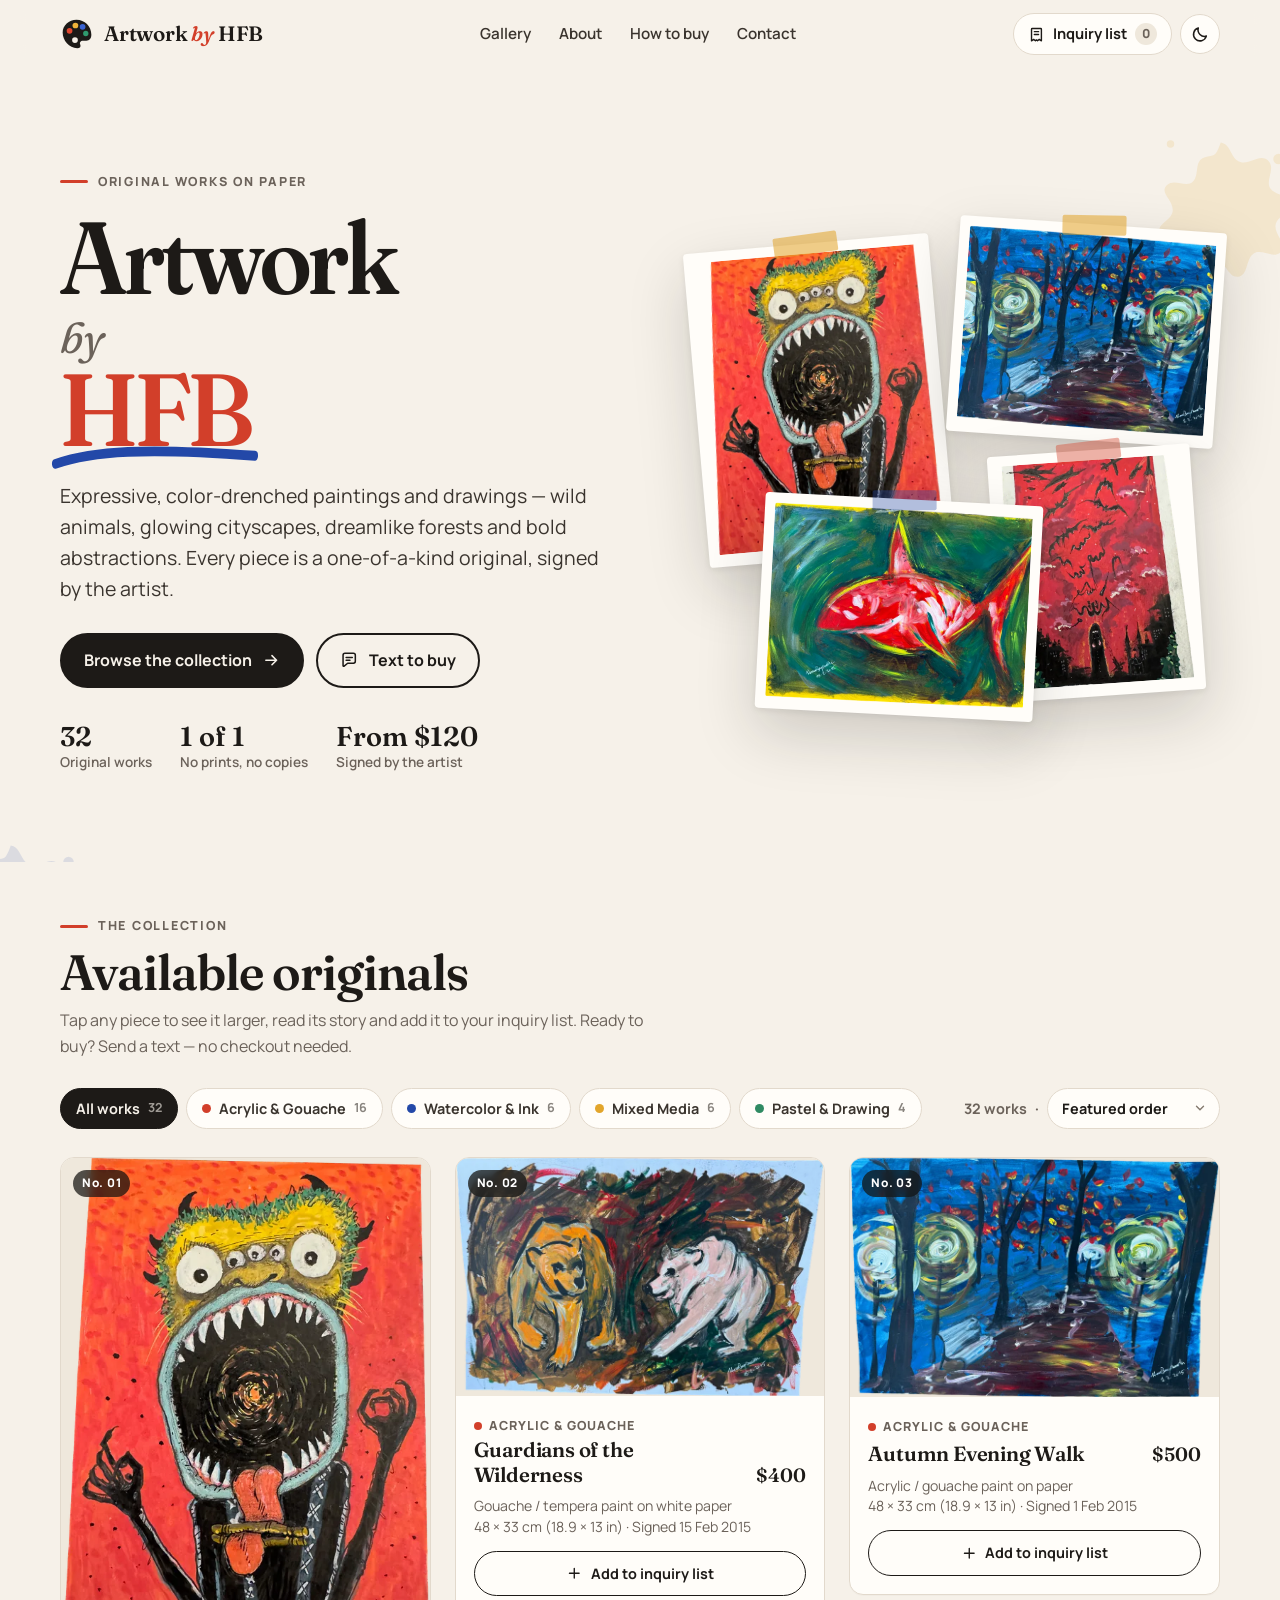
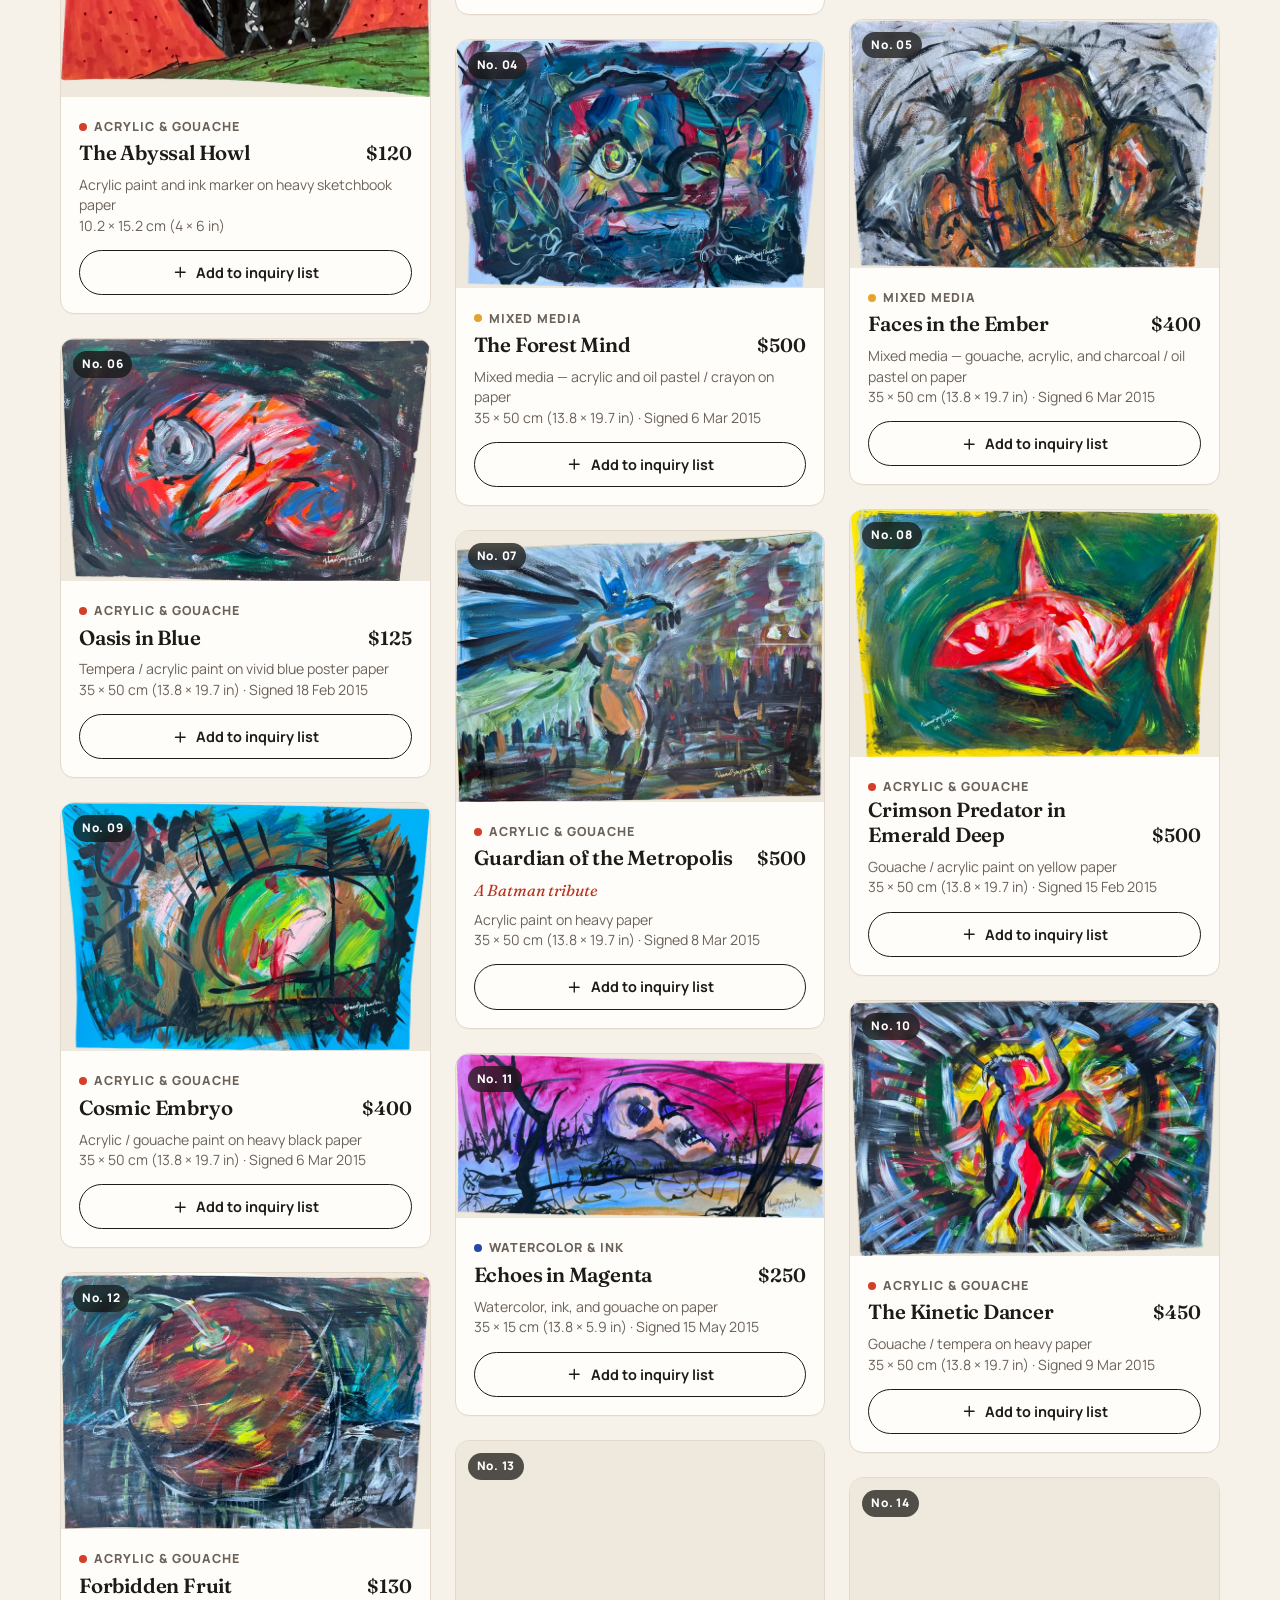
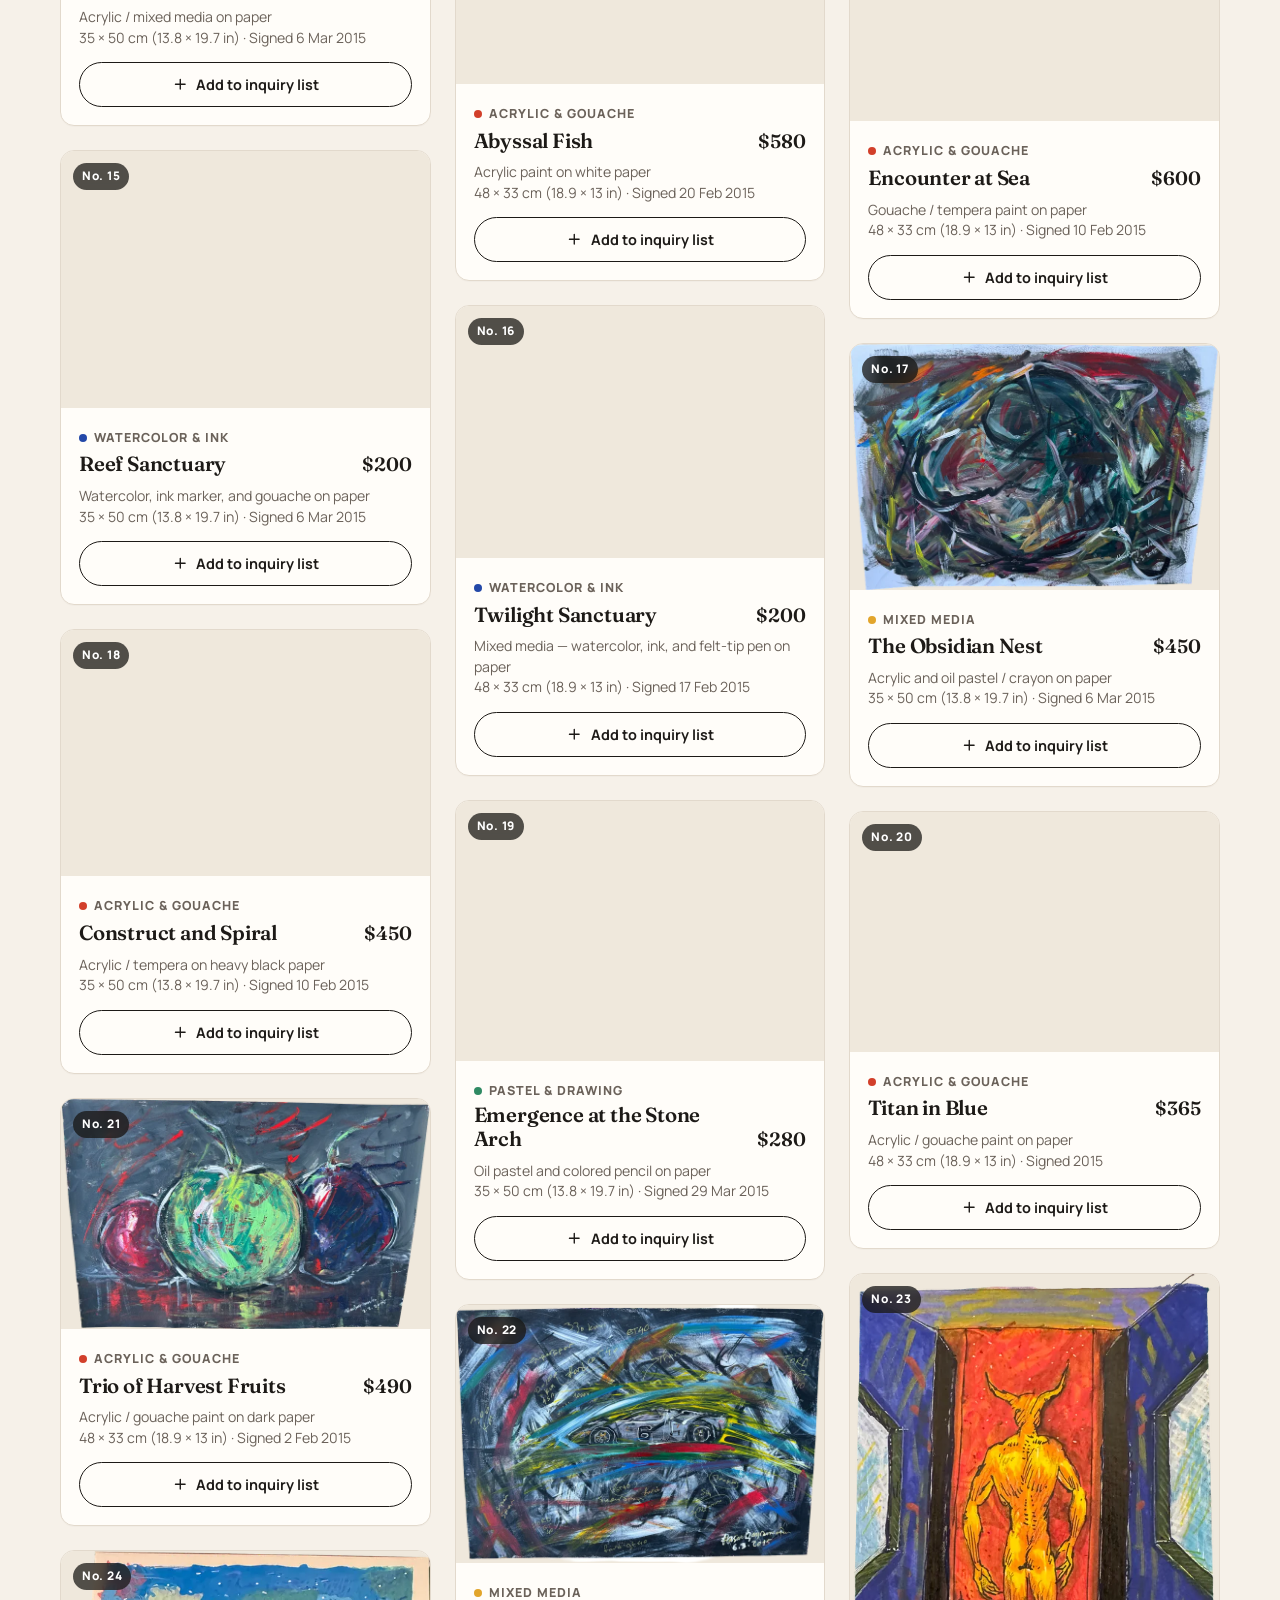
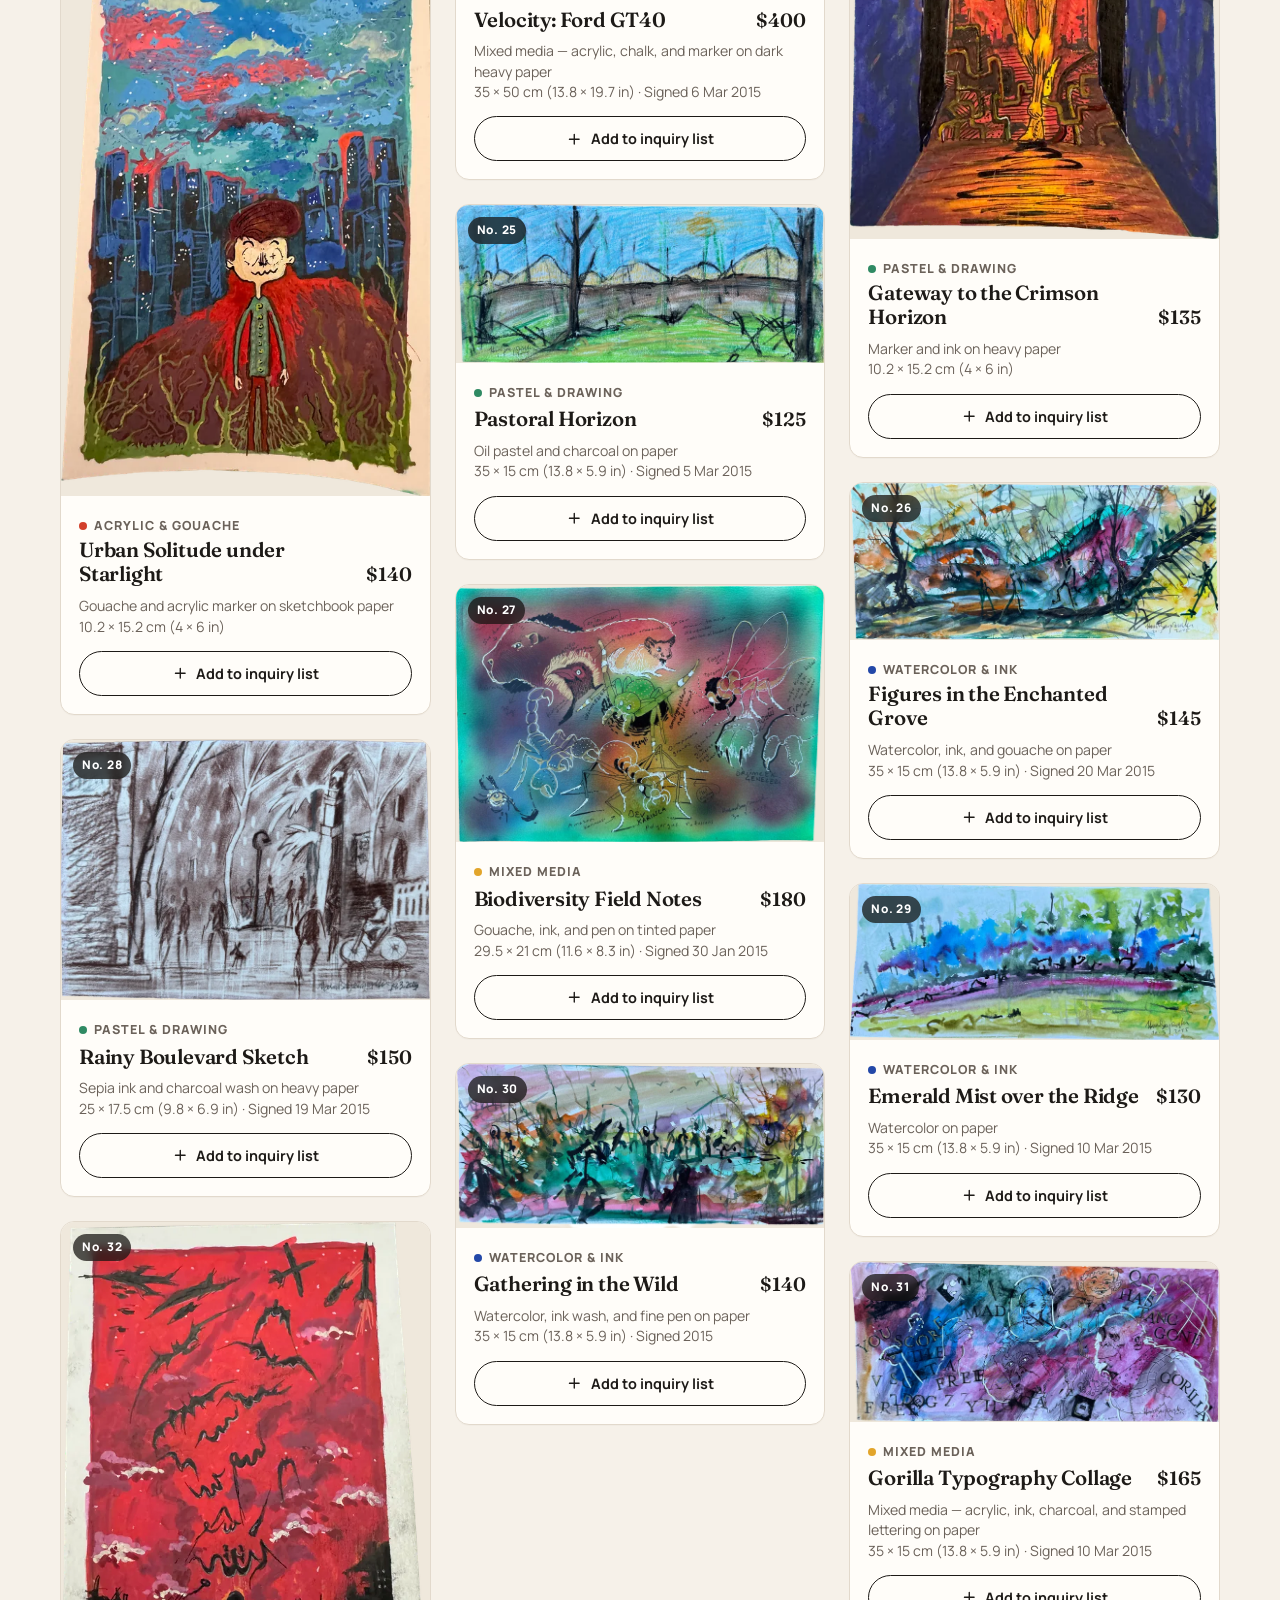
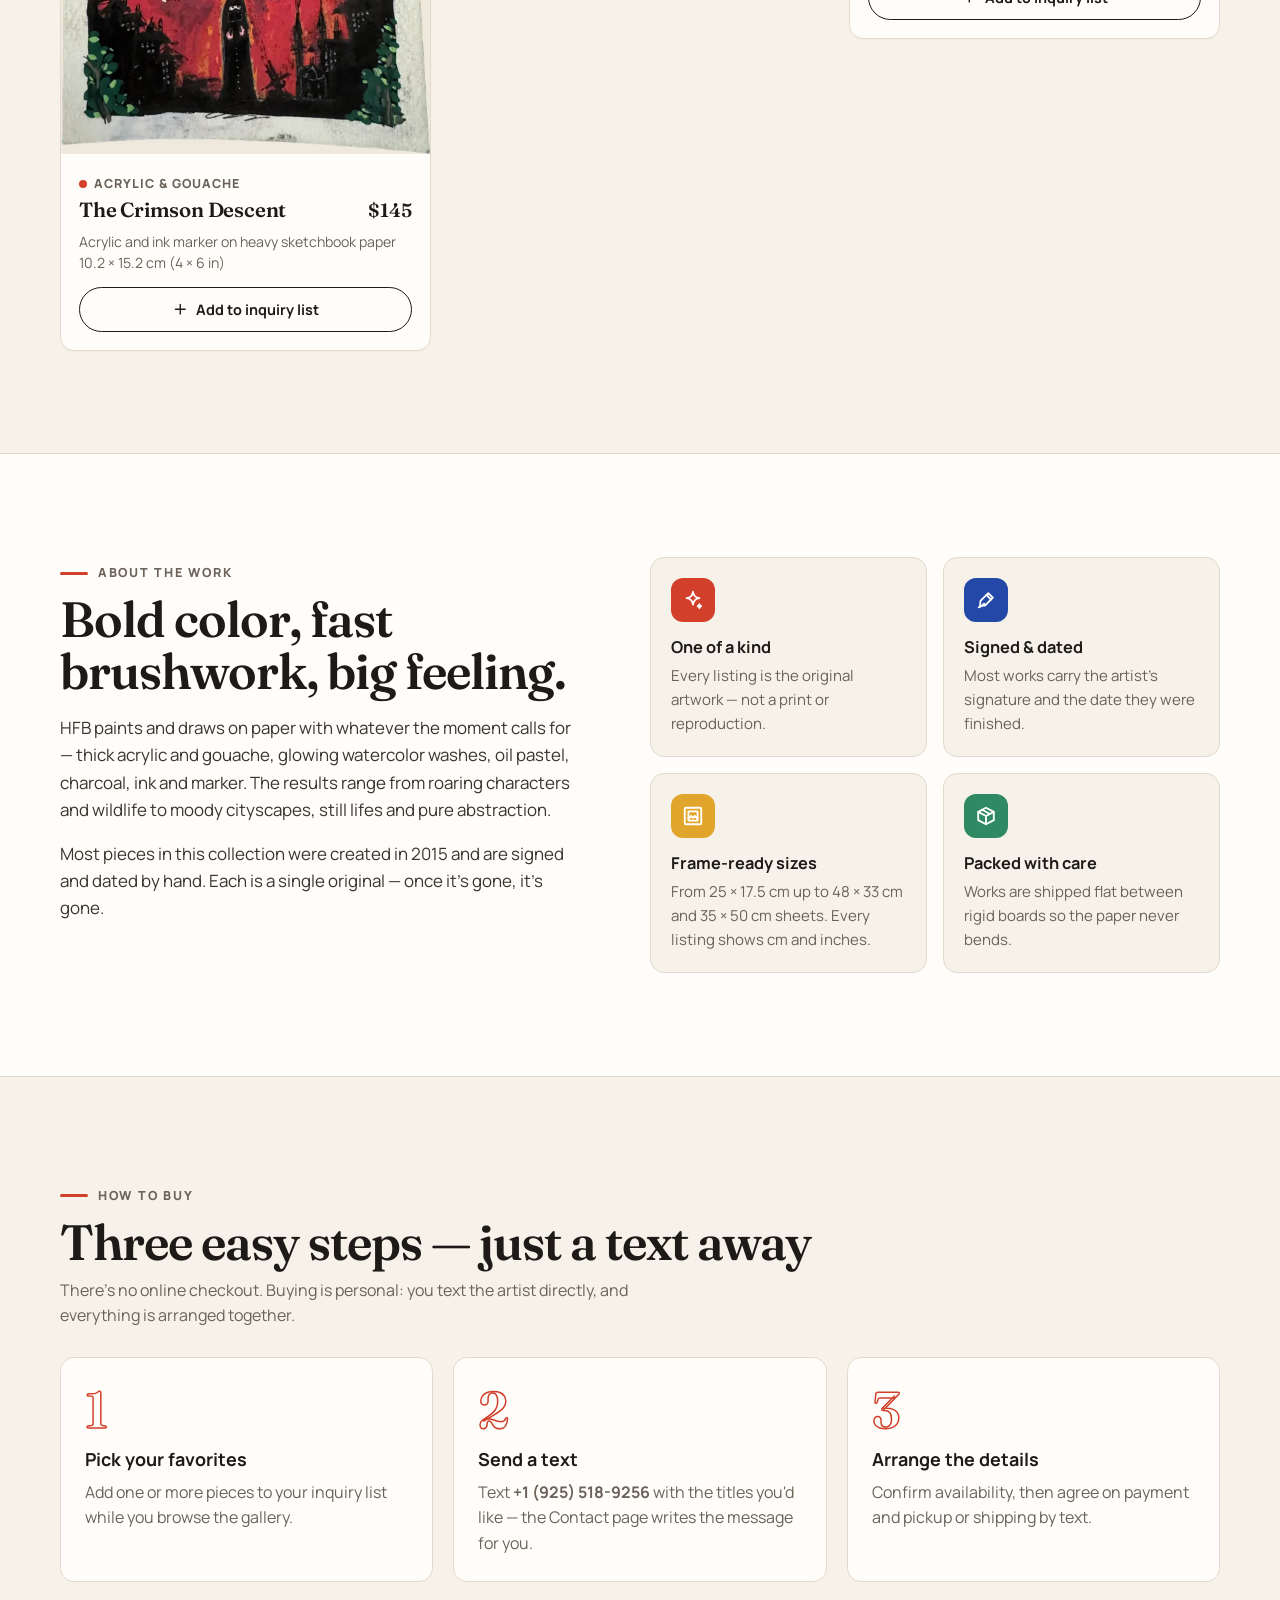
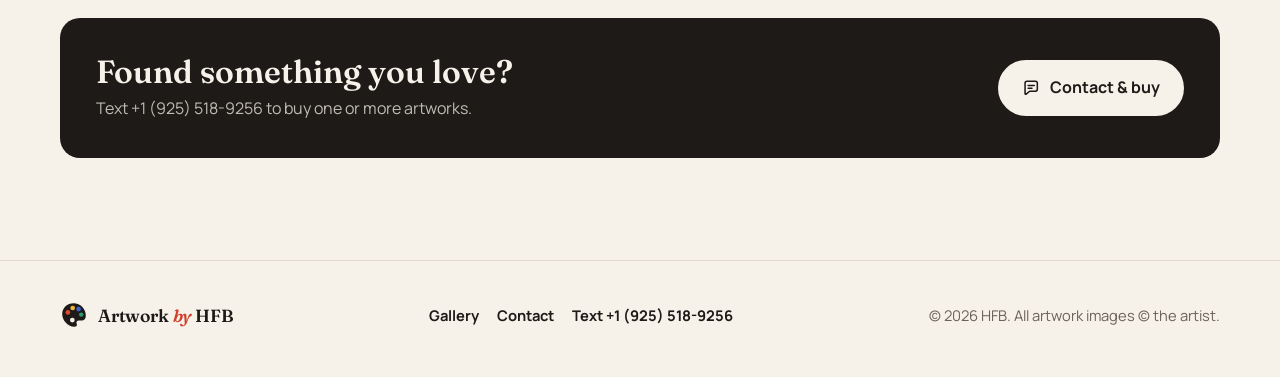
<file: index.html>
<!doctype html>
<html lang="en">
<head>
  <meta charset="utf-8">
  <meta name="viewport" content="width=device-width, initial-scale=1">
  <title>Artwork by HFB — Original Paintings &amp; Drawings</title>
  <meta name="description" content="Artwork by HFB: 32 original, one-of-a-kind paintings and drawings on paper — acrylic, gouache, watercolor, ink and pastel. Signed and dated originals from $120.">
  <meta name="theme-color" content="#f6f1e9" media="(prefers-color-scheme: light)">
  <meta name="theme-color" content="#141210" media="(prefers-color-scheme: dark)">
  <meta property="og:type" content="website">
  <meta property="og:title" content="Artwork by HFB">
  <meta property="og:description" content="Original, one-of-a-kind paintings and drawings on paper. Signed and dated originals from $120.">
  <meta property="og:image" content="https://e8013585.github.io/hfb-artwork-site/assets/img/og-image.jpg">
  <meta property="og:url" content="https://e8013585.github.io/hfb-artwork-site/">
  <meta name="twitter:card" content="summary_large_image">
  <link rel="icon" href="assets/img/favicon.svg" type="image/svg+xml">
  <link rel="apple-touch-icon" href="assets/img/apple-touch-icon.png">
  <link rel="preconnect" href="https://fonts.googleapis.com">
  <link rel="preconnect" href="https://fonts.gstatic.com" crossorigin>
  <link href="https://fonts.googleapis.com/css2?family=Fraunces:ital,opsz,wght,SOFT,WONK@0,9..144,400..700,0..100,0..1;1,9..144,400..700,0..100,0..1&family=Manrope:wght@400..800&display=swap" rel="stylesheet">
  <link rel="stylesheet" href="assets/css/styles.css?v=3">
  <script>try{var t=localStorage.getItem("hfb-theme");if(t==="light"||t==="dark")document.documentElement.setAttribute("data-theme",t)}catch(e){}</script>
</head>
<body>
  <a class="skip-link" href="#main">Skip to content</a>

  <header class="site-header">
    <div class="wrap header-inner">
      <a class="brand" href="./" aria-label="Artwork by HFB — home">
        <img class="brand-mark" src="assets/img/favicon.svg" alt="" width="34" height="34">
        <span class="brand-name">Artwork <em>by</em> HFB</span>
      </a>
      <nav class="nav nav-links" aria-label="Main">
        <a href="#gallery-section">Gallery</a>
        <a href="#about">About</a>
        <a href="#how-to-buy">How to buy</a>
        <a href="contact.html">Contact</a>
      </nav>
      <div class="header-actions">
        <a class="list-btn" href="contact.html" aria-label="Your inquiry list">
          <svg class="icon" aria-hidden="true"><use href="assets/img/icons.svg#i-list"></use></svg>
          <span class="list-label">Inquiry list</span>
          <span class="list-count" data-list-count data-count="0">0</span>
        </a>
        <button class="theme-toggle" type="button" aria-label="Toggle dark mode">
          <svg class="icon moon" aria-hidden="true"><use href="assets/img/icons.svg#i-moon"></use></svg>
          <svg class="icon sun" aria-hidden="true"><use href="assets/img/icons.svg#i-sun"></use></svg>
        </button>
      </div>
    </div>
    <nav class="mobile-nav" aria-label="Mobile">
      <ul>
        <li><a href="#gallery-section">Gallery</a></li>
        <li><a href="#about">About</a></li>
        <li><a href="#how-to-buy">How to buy</a></li>
        <li><a href="contact.html">Contact</a></li>
      </ul>
    </nav>
  </header>

  <main id="main">
    <!-- Hero -->
    <section class="hero">
      <svg class="splash splash-1" aria-hidden="true"><use href="assets/img/icons.svg#i-splash"></use></svg>
      <svg class="splash splash-2" aria-hidden="true"><use href="assets/img/icons.svg#i-splash"></use></svg>
      <div class="wrap hero-grid">
        <div>
          <span class="eyebrow">Original works on paper</span>
          <h1>Artwork <span class="by">by</span>
            <span class="hfb">HFB<svg viewBox="0 0 200 20" preserveAspectRatio="none" aria-hidden="true"><path d="M3 14C40 6 90 4 197 9" fill="none" stroke-width="6" stroke-linecap="round"/></svg></span>
          </h1>
          <p class="hero-lede">Expressive, color-drenched paintings and drawings — wild animals, glowing cityscapes, dreamlike forests and bold abstractions. Every piece is a one-of-a-kind original, signed by the artist.</p>
          <div class="hero-cta">
            <a class="btn" href="#gallery-section">Browse the collection
              <svg class="icon" aria-hidden="true"><use href="assets/img/icons.svg#i-arrow"></use></svg></a>
            <a class="btn btn-ghost" href="contact.html">
              <svg class="icon" aria-hidden="true"><use href="assets/img/icons.svg#i-message"></use></svg>Text to buy</a>
          </div>
          <ul class="hero-stats">
            <li><strong>32</strong><span>Original works</span></li>
            <li><strong>1 of 1</strong><span>No prints, no copies</span></li>
            <li><strong>From $120</strong><span>Signed by the artist</span></li>
          </ul>
        </div>
        <div class="hero-wall" aria-label="Featured works">
          <button type="button" class="pin pin-1" data-open="the-abyssal-howl" aria-label="View The Abyssal Howl"><img src="images/thumb/the-abyssal-howl.webp?v=4" alt=""></button>
          <button type="button" class="pin pin-2" data-open="autumn-evening-walk" aria-label="View Autumn Evening Walk"><img src="images/thumb/autumn-evening-walk.webp?v=4" alt=""></button>
          <button type="button" class="pin pin-3" data-open="crimson-predator-in-emerald-deep" aria-label="View Crimson Predator in Emerald Deep"><img src="images/thumb/crimson-predator-in-emerald-deep.webp?v=4" alt=""></button>
          <button type="button" class="pin pin-4" data-open="the-crimson-descent" aria-label="View The Crimson Descent"><img src="images/thumb/the-crimson-descent.webp?v=4" alt=""></button>
        </div>
      </div>
    </section>

    <!-- Gallery -->
    <section class="section" id="gallery-section" style="padding-top: clamp(24px, 4vw, 48px);">
      <div class="wrap">
        <div class="section-head">
          <div>
            <span class="eyebrow">The collection</span>
            <h2>Available originals</h2>
            <p>Tap any piece to see it larger, read its story and add it to your inquiry list. Ready to buy? Send a text — no checkout needed.</p>
          </div>
        </div>
        <div class="controls">
          <div class="chips" id="chips" role="group" aria-label="Filter by medium"></div>
          <label class="sort">
            <span id="result-count" aria-live="polite">32 works</span>
            <span aria-hidden="true">·</span>
            <span class="sr-only">Sort by</span>
            <select id="sort">
              <option value="featured">Featured order</option>
              <option value="price-asc">Price: low to high</option>
              <option value="price-desc">Price: high to low</option>
              <option value="title">Title A–Z</option>
            </select>
          </label>
        </div>
        <div class="gallery" id="gallery"></div>
        <noscript><p class="empty">Please enable JavaScript to browse the gallery, or text <a href="sms:+19255189256">+1 (925) 518-9256</a> to ask about available works.</p></noscript>
      </div>
    </section>

    <!-- About -->
    <section class="section section-alt" id="about">
      <div class="wrap about-grid">
        <div class="about-copy">
          <span class="eyebrow">About the work</span>
          <h2 class="h2">Bold color, fast brushwork, big feeling.</h2>
          <p>HFB paints and draws on paper with whatever the moment calls for — thick acrylic and gouache, glowing watercolor washes, oil pastel, charcoal, ink and marker. The results range from roaring characters and wildlife to moody cityscapes, still lifes and pure abstraction.</p>
          <p>Most pieces in this collection were created in 2015 and are signed and dated by hand. Each is a single original — once it's gone, it's gone.</p>
        </div>
        <div class="features">
          <div class="feature">
            <div class="feature-icon" style="background: var(--red);"><svg class="icon" aria-hidden="true"><use href="assets/img/icons.svg#i-sparkle"></use></svg></div>
            <h3>One of a kind</h3>
            <p>Every listing is the original artwork — not a print or reproduction.</p>
          </div>
          <div class="feature">
            <div class="feature-icon" style="background: var(--blue);"><svg class="icon" aria-hidden="true"><use href="assets/img/icons.svg#i-pen"></use></svg></div>
            <h3>Signed &amp; dated</h3>
            <p>Most works carry the artist's signature and the date they were finished.</p>
          </div>
          <div class="feature">
            <div class="feature-icon" style="background: var(--ochre);"><svg class="icon" aria-hidden="true"><use href="assets/img/icons.svg#i-frame"></use></svg></div>
            <h3>Frame-ready sizes</h3>
            <p>From 25 × 17.5 cm up to 48 × 33 cm and 35 × 50 cm sheets. Every listing shows cm and inches.</p>
          </div>
          <div class="feature">
            <div class="feature-icon" style="background: var(--green);"><svg class="icon" aria-hidden="true"><use href="assets/img/icons.svg#i-package"></use></svg></div>
            <h3>Packed with care</h3>
            <p>Works are shipped flat between rigid boards so the paper never bends.</p>
          </div>
        </div>
      </div>
    </section>

    <!-- How to buy -->
    <section class="section" id="how-to-buy">
      <div class="wrap">
        <div class="section-head">
          <div>
            <span class="eyebrow">How to buy</span>
            <h2>Three easy steps — just a text away</h2>
            <p>There's no online checkout. Buying is personal: you text the artist directly, and everything is arranged together.</p>
          </div>
        </div>
        <ol class="steps">
          <li class="step">
            <h3>Pick your favorites</h3>
            <p>Add one or more pieces to your inquiry list while you browse the gallery.</p>
          </li>
          <li class="step">
            <h3>Send a text</h3>
            <p>Text <strong>+1 (925) 518-9256</strong> with the titles you'd like — the Contact page writes the message for you.</p>
          </li>
          <li class="step">
            <h3>Arrange the details</h3>
            <p>Confirm availability, then agree on payment and pickup or shipping by text.</p>
          </li>
        </ol>
        <div class="cta-band">
          <div>
            <h3>Found something you love?</h3>
            <p>Text +1 (925) 518-9256 to buy one or more artworks.</p>
          </div>
          <a class="btn" href="contact.html">
            <svg class="icon" aria-hidden="true"><use href="assets/img/icons.svg#i-message"></use></svg>Contact &amp; buy</a>
        </div>
      </div>
    </section>
  </main>

  <footer class="site-footer">
    <div class="wrap footer-inner">
      <a class="brand" href="./">
        <img class="brand-mark" src="assets/img/favicon.svg" alt="" width="28" height="28" style="width:28px;height:28px">
        <span class="brand-name" style="font-size:1.1rem">Artwork <em>by</em> HFB</span>
      </a>
      <div class="footer-links">
        <a href="#gallery-section">Gallery</a>
        <a href="contact.html">Contact</a>
        <a href="sms:+19255189256">Text +1 (925) 518-9256</a>
      </div>
      <span>© <span data-year>2026</span> HFB. All artwork images © the artist.</span>
    </div>
  </footer>

  <!-- Artwork lightbox -->
  <dialog class="lightbox" id="lightbox" aria-labelledby="lb-title">
    <div class="lb-grid">
      <div class="lb-media">
        <img alt="">
        <button type="button" class="lb-close" aria-label="Close"><svg class="icon" aria-hidden="true"><use href="assets/img/icons.svg#i-x"></use></svg></button>
        <button type="button" class="lb-nav lb-prev" aria-label="Previous artwork"><svg class="icon" aria-hidden="true"><use href="assets/img/icons.svg#i-left"></use></svg></button>
        <button type="button" class="lb-nav lb-next" aria-label="Next artwork"><svg class="icon" aria-hidden="true"><use href="assets/img/icons.svg#i-right"></use></svg></button>
        <span class="lb-counter"></span>
        <a class="lb-full" href="#" target="_blank" rel="noopener"><svg class="icon" aria-hidden="true"><use href="assets/img/icons.svg#i-expand"></use></svg>Full size</a>
      </div>
      <div class="lb-info"></div>
    </div>
  </dialog>

  <script src="assets/js/artworks.js?v=5"></script>
  <script src="assets/js/common.js?v=5"></script>
  <script src="assets/js/gallery.js?v=5"></script>
</body>
</html>
</file>
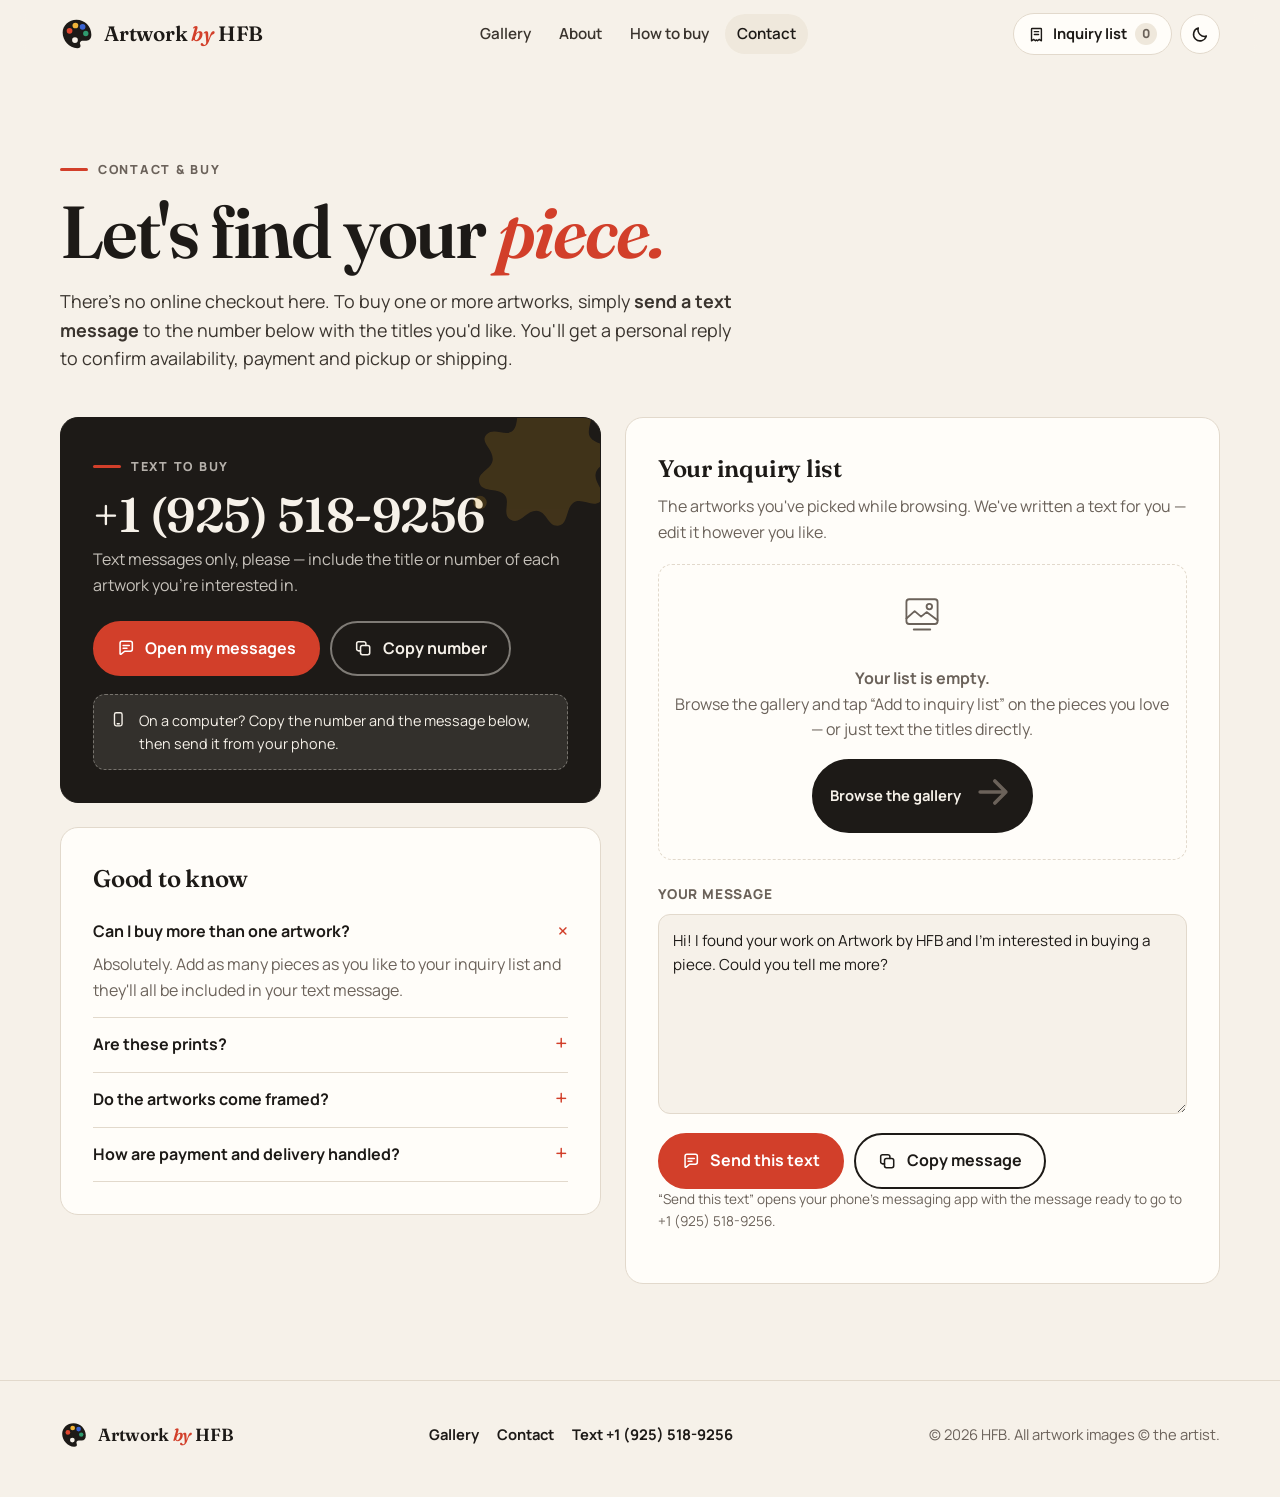
<file: contact.html>
<!doctype html>
<html lang="en">
<head>
  <meta charset="utf-8">
  <meta name="viewport" content="width=device-width, initial-scale=1">
  <title>Contact &amp; Buy — Artwork by HFB</title>
  <meta name="description" content="Want to buy one or more original artworks by HFB? Text +1 (925) 518-9256 with the titles you're interested in.">
  <meta name="theme-color" content="#f6f1e9" media="(prefers-color-scheme: light)">
  <meta name="theme-color" content="#141210" media="(prefers-color-scheme: dark)">
  <meta property="og:type" content="website">
  <meta property="og:title" content="Contact &amp; Buy — Artwork by HFB">
  <meta property="og:description" content="Text +1 (925) 518-9256 to buy one or more original artworks.">
  <meta property="og:image" content="https://e8013585.github.io/hfb-artwork-site/assets/img/og-image.jpg">
  <meta name="twitter:card" content="summary_large_image">
  <link rel="icon" href="assets/img/favicon.svg" type="image/svg+xml">
  <link rel="apple-touch-icon" href="assets/img/apple-touch-icon.png">
  <link rel="preconnect" href="https://fonts.googleapis.com">
  <link rel="preconnect" href="https://fonts.gstatic.com" crossorigin>
  <link href="https://fonts.googleapis.com/css2?family=Fraunces:ital,opsz,wght,SOFT,WONK@0,9..144,400..700,0..100,0..1;1,9..144,400..700,0..100,0..1&family=Manrope:wght@400..800&display=swap" rel="stylesheet">
  <link rel="stylesheet" href="assets/css/styles.css?v=3">
  <script>try{var t=localStorage.getItem("hfb-theme");if(t==="light"||t==="dark")document.documentElement.setAttribute("data-theme",t)}catch(e){}</script>
</head>
<body>
  <a class="skip-link" href="#main">Skip to content</a>

  <header class="site-header">
    <div class="wrap header-inner">
      <a class="brand" href="./" aria-label="Artwork by HFB — home">
        <img class="brand-mark" src="assets/img/favicon.svg" alt="" width="34" height="34">
        <span class="brand-name">Artwork <em>by</em> HFB</span>
      </a>
      <nav class="nav nav-links" aria-label="Main">
        <a href="./#gallery-section">Gallery</a>
        <a href="./#about">About</a>
        <a href="./#how-to-buy">How to buy</a>
        <a href="contact.html" aria-current="page">Contact</a>
      </nav>
      <div class="header-actions">
        <a class="list-btn" href="#your-list" aria-label="Your inquiry list">
          <svg class="icon" aria-hidden="true"><use href="assets/img/icons.svg#i-list"></use></svg>
          <span class="list-label">Inquiry list</span>
          <span class="list-count" data-list-count data-count="0">0</span>
        </a>
        <button class="theme-toggle" type="button" aria-label="Toggle dark mode">
          <svg class="icon moon" aria-hidden="true"><use href="assets/img/icons.svg#i-moon"></use></svg>
          <svg class="icon sun" aria-hidden="true"><use href="assets/img/icons.svg#i-sun"></use></svg>
        </button>
      </div>
    </div>
    <nav class="mobile-nav" aria-label="Mobile">
      <ul>
        <li><a href="./#gallery-section">Gallery</a></li>
        <li><a href="./#about">About</a></li>
        <li><a href="./#how-to-buy">How to buy</a></li>
        <li><a href="contact.html" aria-current="page">Contact</a></li>
      </ul>
    </nav>
  </header>

  <main id="main">
    <section class="contact-hero">
      <div class="wrap">
        <span class="eyebrow">Contact &amp; buy</span>
        <h1>Let's find your <em>piece.</em></h1>
        <p>There's no online checkout here. To buy one or more artworks, simply <strong>send a text message</strong> to the number below with the titles you'd like. You'll get a personal reply to confirm availability, payment and pickup or shipping.</p>
      </div>
    </section>

    <div class="wrap contact-grid">
      <div>
        <section class="panel phone-card" aria-labelledby="text-heading">
          <svg class="deco" aria-hidden="true"><use href="assets/img/icons.svg#i-splash"></use></svg>
          <span class="eyebrow" id="text-heading">Text to buy</span>
          <a class="phone-number" href="sms:+19255189256">+1 (925) 518-9256</a>
          <p>Text messages only, please — include the title or number of each artwork you're interested in.</p>
          <div class="phone-actions">
            <a class="btn btn-red" id="sms-main" href="sms:+19255189256">
              <svg class="icon" aria-hidden="true"><use href="assets/img/icons.svg#i-message"></use></svg>Open my messages</a>
            <button class="btn btn-ghost" type="button" id="copy-number">
              <svg class="icon" aria-hidden="true"><use href="assets/img/icons.svg#i-copy"></use></svg>Copy number</button>
          </div>
          <div class="notice">
            <svg class="icon" aria-hidden="true"><use href="assets/img/icons.svg#i-phone"></use></svg>
            <span>On a computer? Copy the number and the message below, then send it from your phone.</span>
          </div>
        </section>

        <section class="panel faq" aria-labelledby="faq-heading" style="margin-top:24px">
          <h2 id="faq-heading">Good to know</h2>
          <details open>
            <summary>Can I buy more than one artwork?</summary>
            <p>Absolutely. Add as many pieces as you like to your inquiry list and they'll all be included in your text message.</p>
          </details>
          <details>
            <summary>Are these prints?</summary>
            <p>No — every listing is the one-of-a-kind original on paper. Most are signed and dated by the artist.</p>
          </details>
          <details>
            <summary>Do the artworks come framed?</summary>
            <p>Works are sold unframed, ready for a mat and frame of your choice. Each listing shows the exact sheet size in centimeters and inches.</p>
          </details>
          <details>
            <summary>How are payment and delivery handled?</summary>
            <p>Everything is arranged personally by text after you reach out. Shipped pieces are packed flat between rigid boards to keep the paper safe.</p>
          </details>
        </section>
      </div>

      <section class="panel" id="your-list" aria-labelledby="list-heading">
        <h2 id="list-heading">Your inquiry list</h2>
        <p>The artworks you've picked while browsing. We've written a text for you — edit it however you like.</p>
        <div id="inq"></div>

        <label class="msg-label" for="msg">Your message</label>
        <textarea class="msg-box" id="msg" rows="7"></textarea>
        <div class="msg-actions">
          <a class="btn btn-red" id="sms-send" href="sms:+19255189256">
            <svg class="icon" aria-hidden="true"><use href="assets/img/icons.svg#i-message"></use></svg>Send this text</a>
          <button class="btn btn-ghost" type="button" id="copy-msg">
            <svg class="icon" aria-hidden="true"><use href="assets/img/icons.svg#i-copy"></use></svg>Copy message</button>
        </div>
        <p class="hint">“Send this text” opens your phone's messaging app with the message ready to go to +1 (925) 518-9256.</p>
      </section>
    </div>
  </main>

  <footer class="site-footer">
    <div class="wrap footer-inner">
      <a class="brand" href="./">
        <img class="brand-mark" src="assets/img/favicon.svg" alt="" width="28" height="28" style="width:28px;height:28px">
        <span class="brand-name" style="font-size:1.1rem">Artwork <em>by</em> HFB</span>
      </a>
      <div class="footer-links">
        <a href="./#gallery-section">Gallery</a>
        <a href="contact.html">Contact</a>
        <a href="sms:+19255189256">Text +1 (925) 518-9256</a>
      </div>
      <span>© <span data-year>2026</span> HFB. All artwork images © the artist.</span>
    </div>
  </footer>

  <script src="assets/js/artworks.js?v=5"></script>
  <script src="assets/js/common.js?v=5"></script>
  <script src="assets/js/contact.js?v=5"></script>
</body>
</html>
</file>
<file: assets/css/styles.css>
/* ==========================================================================
   Artwork by HFB — site styles
   ========================================================================== */

:root {
  --bg: #f6f1e9;
  --surface: #fffdf9;
  --surface-2: #efe8dc;
  --ink: #1d1a17;
  --ink-soft: #3a342e;
  --muted: #6b625a;
  --line: #e2d9cc;
  --red: #d23f2a;
  --red-ink: #b8321f;
  --blue: #2348a8;
  --ochre: #e2a52b;
  --green: #2f8a63;
  --shadow: 0 1px 2px rgba(29, 26, 23, .06), 0 8px 24px rgba(29, 26, 23, .08);
  --shadow-lg: 0 2px 6px rgba(29, 26, 23, .08), 0 24px 60px rgba(29, 26, 23, .18);
  --radius: 14px;
  --font-display: "Fraunces", Georgia, "Times New Roman", serif;
  --font-body: "Manrope", system-ui, -apple-system, "Segoe UI", sans-serif;
  --max: 1240px;
  --gutter: clamp(16px, 4vw, 40px);
  color-scheme: light;
}

@media (prefers-color-scheme: dark) {
  :root:not([data-theme="light"]) {
    --bg: #141210;
    --surface: #1d1a17;
    --surface-2: #262220;
    --ink: #f3ede4;
    --ink-soft: #ddd5ca;
    --muted: #a89f94;
    --line: #35302b;
    --red: #ff6a4f;
    --red-ink: #ff8a73;
    --blue: #8aa6ff;
    --ochre: #f2bf55;
    --green: #5cc595;
    --shadow: 0 1px 2px rgba(0, 0, 0, .3), 0 8px 24px rgba(0, 0, 0, .35);
    --shadow-lg: 0 2px 6px rgba(0, 0, 0, .4), 0 24px 60px rgba(0, 0, 0, .55);
    color-scheme: dark;
  }
}

:root[data-theme="dark"] {
  --bg: #141210;
  --surface: #1d1a17;
  --surface-2: #262220;
  --ink: #f3ede4;
  --ink-soft: #ddd5ca;
  --muted: #a89f94;
  --line: #35302b;
  --red: #ff6a4f;
  --red-ink: #ff8a73;
  --blue: #8aa6ff;
  --ochre: #f2bf55;
  --green: #5cc595;
  --shadow: 0 1px 2px rgba(0, 0, 0, .3), 0 8px 24px rgba(0, 0, 0, .35);
  --shadow-lg: 0 2px 6px rgba(0, 0, 0, .4), 0 24px 60px rgba(0, 0, 0, .55);
  color-scheme: dark;
}

*, *::before, *::after { box-sizing: border-box; }

html { scroll-behavior: smooth; -webkit-text-size-adjust: 100%; }
@media (prefers-reduced-motion: reduce) {
  html { scroll-behavior: auto; }
  *, *::before, *::after { animation-duration: .001ms !important; transition-duration: .001ms !important; }
}

body {
  margin: 0;
  background: var(--bg);
  color: var(--ink);
  font-family: var(--font-body);
  font-size: 16px;
  line-height: 1.6;
  -webkit-font-smoothing: antialiased;
  overflow-x: hidden;
}

img { max-width: 100%; display: block; }
a { color: inherit; }
button { font: inherit; color: inherit; }
:focus-visible { outline: 3px solid var(--blue); outline-offset: 3px; border-radius: 6px; }

.sr-only {
  position: absolute; width: 1px; height: 1px; padding: 0; margin: -1px;
  overflow: hidden; clip: rect(0, 0, 0, 0); white-space: nowrap; border: 0;
}

.skip-link {
  position: absolute; left: 12px; top: -60px; z-index: 100;
  background: var(--ink); color: var(--bg); padding: 10px 16px; border-radius: 8px;
  text-decoration: none; font-weight: 700;
}
.skip-link:focus { top: 12px; }

.wrap { width: 100%; max-width: var(--max); margin: 0 auto; padding: 0 var(--gutter); }

.icon { width: 1.15em; height: 1.15em; flex: none; fill: none; stroke: currentColor; stroke-width: 2; stroke-linecap: round; stroke-linejoin: round; }

/* ---------- Header ---------- */
.site-header {
  position: sticky; top: 0; z-index: 40;
  background: color-mix(in srgb, var(--bg) 86%, transparent);
  backdrop-filter: saturate(1.4) blur(12px);
  -webkit-backdrop-filter: saturate(1.4) blur(12px);
  border-bottom: 1px solid transparent;
  transition: border-color .2s;
}
.site-header.is-scrolled { border-bottom-color: var(--line); }
.header-inner { display: flex; align-items: center; justify-content: space-between; gap: 16px; height: 68px; }

.brand { display: inline-flex; align-items: center; gap: 10px; text-decoration: none; }
.brand-mark { width: 34px; height: 34px; }
.brand-name { font-family: var(--font-display); font-size: 1.3rem; font-weight: 600; letter-spacing: -.01em; line-height: 1; white-space: nowrap; }
.brand-name em { font-style: italic; color: var(--red); font-weight: 600; }

.nav { display: flex; align-items: center; gap: 4px; }
.nav a {
  text-decoration: none; font-weight: 600; font-size: .95rem; padding: 8px 12px; border-radius: 999px;
  color: var(--ink-soft); transition: background .15s, color .15s;
}
.nav a:hover { background: var(--surface-2); color: var(--ink); }
.nav a[aria-current="page"] { color: var(--ink); background: var(--surface-2); }

.list-btn {
  display: inline-flex; align-items: center; gap: 8px; border: 1px solid var(--line);
  background: var(--surface); padding: 8px 14px; border-radius: 999px; cursor: pointer;
  text-decoration: none; font-weight: 700; font-size: .92rem; transition: border-color .15s, transform .15s;
}
.list-btn:hover { border-color: var(--ink); }
.list-count {
  min-width: 22px; height: 22px; padding: 0 6px; border-radius: 999px; display: inline-grid; place-items: center;
  background: var(--red); color: #fff; font-size: .78rem; font-weight: 800;
}
.list-count[data-count="0"] { background: var(--surface-2); color: var(--muted); }
.list-btn.bump { animation: bump .45s ease; }
@keyframes bump { 30% { transform: scale(1.12); } 60% { transform: scale(.96); } }

.theme-toggle {
  width: 40px; height: 40px; border-radius: 999px; border: 1px solid var(--line); background: var(--surface);
  display: inline-grid; place-items: center; cursor: pointer;
}
.theme-toggle:hover { border-color: var(--ink); }
.theme-toggle .sun { display: none; }
:root[data-theme="dark"] .theme-toggle .sun { display: block; }
:root[data-theme="dark"] .theme-toggle .moon { display: none; }
@media (prefers-color-scheme: dark) {
  :root:not([data-theme="light"]) .theme-toggle .sun { display: block; }
  :root:not([data-theme="light"]) .theme-toggle .moon { display: none; }
}

.header-actions { display: flex; align-items: center; gap: 8px; }

@media (max-width: 720px) {
  .nav-links { display: none; }
  .brand-name { font-size: 1.12rem; }
  .list-btn .list-label { display: none; }
}

.mobile-nav {
  display: none; border-top: 1px solid var(--line); background: var(--bg);
}
.mobile-nav ul { list-style: none; margin: 0; padding: 0; display: flex; justify-content: space-around; }
.mobile-nav a { display: block; padding: 10px 12px; text-decoration: none; font-weight: 700; font-size: .92rem; color: var(--ink-soft); }
.mobile-nav a[aria-current="page"] { color: var(--red); }
@media (max-width: 720px) { .mobile-nav { display: block; } }

/* ---------- Buttons ---------- */
.btn {
  display: inline-flex; align-items: center; justify-content: center; gap: 10px;
  padding: 13px 22px; border-radius: 999px; font-weight: 700; text-decoration: none; cursor: pointer;
  border: 2px solid var(--ink); background: var(--ink); color: var(--bg);
  transition: transform .15s, background .15s, color .15s, box-shadow .15s;
}
.btn:hover { transform: translateY(-2px); box-shadow: var(--shadow); }
.btn-ghost { background: transparent; color: var(--ink); }
.btn-ghost:hover { background: var(--ink); color: var(--bg); }
.btn-red { background: var(--red); border-color: var(--red); color: #fff; }
:root[data-theme="dark"] .btn-red { color: #1a0d0a; }
@media (prefers-color-scheme: dark) { :root:not([data-theme="light"]) .btn-red { color: #1a0d0a; } }
.btn-sm { padding: 9px 16px; font-size: .92rem; }
.btn[disabled], .btn[aria-disabled="true"] { opacity: .45; pointer-events: none; }

/* ---------- Hero ---------- */
.hero { position: relative; padding: clamp(40px, 8vw, 96px) 0 clamp(48px, 7vw, 88px); overflow: hidden; }
.hero-grid { display: grid; grid-template-columns: 1.05fr 1fr; gap: clamp(28px, 5vw, 64px); align-items: center; }
@media (max-width: 900px) { .hero-grid { grid-template-columns: 1fr; } }

.eyebrow {
  display: inline-flex; align-items: center; gap: 10px; font-size: .78rem; font-weight: 800; letter-spacing: .14em;
  text-transform: uppercase; color: var(--muted);
}
.eyebrow::before { content: ""; width: 28px; height: 3px; border-radius: 3px; background: var(--red); }

.hero h1 {
  font-family: var(--font-display); font-weight: 600; letter-spacing: -.03em;
  font-size: clamp(3rem, 9vw, 6.4rem); line-height: .95; margin: 18px 0 22px;
  font-variation-settings: "SOFT" 50, "WONK" 1;
}
.hero h1 .by { display: block; font-style: italic; font-weight: 400; color: var(--muted); font-size: .42em; letter-spacing: -.01em; margin: .25em 0 .05em; }
.hero h1 .hfb { position: relative; display: inline-block; color: var(--red); }
.hero h1 .hfb svg { position: absolute; left: -4%; bottom: -.16em; width: 108%; height: .32em; overflow: visible; }
.hero h1 .hfb path { stroke: var(--blue); }
.hero-lede { font-size: clamp(1.05rem, 1.6vw, 1.22rem); color: var(--ink-soft); max-width: 34em; margin: 0 0 28px; }
.hero-cta { display: flex; flex-wrap: wrap; gap: 12px; }

.hero-stats { display: flex; flex-wrap: wrap; gap: 10px 28px; margin: 34px 0 0; padding: 0; list-style: none; }
.hero-stats li { display: flex; flex-direction: column; }
.hero-stats strong { font-family: var(--font-display); font-size: 1.7rem; font-weight: 600; line-height: 1.1; }
.hero-stats span { font-size: .85rem; color: var(--muted); font-weight: 600; }

.hero-wall { position: relative; aspect-ratio: 1 / .92; min-height: 300px; }
.pin {
  position: absolute; background: var(--surface); padding: 10px 10px 12px; border-radius: 4px; box-shadow: var(--shadow-lg);
  transition: transform .35s cubic-bezier(.2, .8, .2, 1); cursor: pointer; border: 0; display: block;
}
.pin img { width: 100%; height: 100%; object-fit: cover; border-radius: 2px; }
.pin::after {
  content: ""; position: absolute; top: -9px; left: 50%; width: 64px; height: 20px; margin-left: -32px;
  background: color-mix(in srgb, var(--ochre) 55%, transparent); transform: rotate(-3deg); border-radius: 2px;
}
.pin:hover, .pin:focus-visible { transform: rotate(0) scale(1.04) !important; z-index: 5; }
.pin-1 { width: 46%; height: 64%; left: 2%; top: 4%; transform: rotate(-5deg); }
.pin-2 { width: 50%; height: 44%; right: 0; top: 0; transform: rotate(4deg); }
.pin-3 { width: 52%; height: 44%; left: 14%; bottom: 0; transform: rotate(3deg); z-index: 2; }
.pin-4 { width: 38%; height: 50%; right: 4%; bottom: 4%; transform: rotate(-4deg); }
.pin-3::after { background: color-mix(in srgb, var(--blue) 35%, transparent); }
.pin-4::after { background: color-mix(in srgb, var(--red) 40%, transparent); }

.splash { position: absolute; z-index: -1; pointer-events: none; opacity: .5; }
.splash-1 { width: 460px; right: -170px; top: 60px; color: var(--ochre); opacity: .14; }
.splash-2 { width: 300px; left: -140px; bottom: -120px; color: var(--blue); opacity: .12; }

/* ---------- Section heads ---------- */
.section { padding: clamp(56px, 8vw, 104px) 0; }
.section-alt { background: var(--surface); border-top: 1px solid var(--line); border-bottom: 1px solid var(--line); }
.section-head { display: flex; flex-wrap: wrap; align-items: flex-end; justify-content: space-between; gap: 20px; margin-bottom: 28px; }
.section-head h2, .h2 {
  font-family: var(--font-display); font-weight: 600; letter-spacing: -.02em;
  font-size: clamp(2rem, 4.5vw, 3.1rem); line-height: 1.05; margin: 10px 0 0;
}
.section-head p { margin: 10px 0 0; color: var(--muted); max-width: 38em; }

/* ---------- Gallery controls ---------- */
.controls { display: flex; flex-wrap: wrap; align-items: center; justify-content: space-between; gap: 14px; margin-bottom: 28px; }
.chips { display: flex; flex-wrap: wrap; gap: 8px; }
.chip {
  border: 1px solid var(--line); background: var(--surface); padding: 8px 15px; border-radius: 999px; cursor: pointer;
  font-weight: 700; font-size: .9rem; color: var(--ink-soft); display: inline-flex; align-items: center; gap: 8px;
  transition: all .15s;
}
.chip:hover { border-color: var(--ink); color: var(--ink); }
.chip[aria-pressed="true"] { background: var(--ink); color: var(--bg); border-color: var(--ink); }
.chip .dot { width: 9px; height: 9px; border-radius: 50%; }
.chip .n { font-size: .78rem; opacity: .6; }

.sort { display: inline-flex; align-items: center; gap: 8px; font-weight: 700; font-size: .9rem; color: var(--muted); }
.sort select {
  appearance: none; -webkit-appearance: none; border: 1px solid var(--line); background: var(--surface) url("data:image/svg+xml,%3Csvg xmlns='http://www.w3.org/2000/svg' viewBox='0 0 24 24' fill='none' stroke='%23857a6f' stroke-width='2.4' stroke-linecap='round'%3E%3Cpath d='m6 9 6 6 6-6'/%3E%3C/svg%3E") no-repeat right 12px center / 14px;
  padding: 8px 36px 8px 14px; border-radius: 999px; font: inherit; color: var(--ink); cursor: pointer;
}

/* ---------- Gallery grid (masonry columns filled in reading order by gallery.js) ---------- */
.gallery { display: flex; align-items: flex-start; gap: 24px; }
.gallery-col { flex: 1 1 0; min-width: 0; display: flex; flex-direction: column; gap: 24px; }
@media (max-width: 720px) { .gallery, .gallery-col { gap: 18px; } }
section[id], [id="your-list"] { scroll-margin-top: 84px; }
@media (max-width: 720px) { section[id], [id="your-list"] { scroll-margin-top: 124px; } }
.card {
  margin: 0; background: var(--surface); border: 1px solid var(--line); border-radius: var(--radius);
  overflow: hidden; box-shadow: 0 1px 0 rgba(0,0,0,.02); transition: transform .25s ease, box-shadow .25s ease;
  animation: rise .5s ease both;
}
.card:hover { transform: translateY(-4px); box-shadow: var(--shadow-lg); }
@keyframes rise { from { opacity: 0; transform: translateY(12px); } }

.card-media { position: relative; display: block; width: 100%; padding: 0; border: 0; cursor: zoom-in; background: var(--surface-2); }
.card-media img { width: 100%; height: auto; transition: transform .6s ease; }
.card:hover .card-media img { transform: scale(1.03); }
.card-media { overflow: hidden; }
.card-no {
  position: absolute; left: 12px; top: 12px; background: rgba(20, 18, 16, .72); color: #fff; font-size: .74rem; font-weight: 800;
  padding: 4px 9px; border-radius: 999px; letter-spacing: .06em; backdrop-filter: blur(4px);
}
.card-body { padding: 16px 18px 18px; }
.card-top { display: flex; justify-content: space-between; align-items: baseline; gap: 12px; }
.card h3 { font-family: var(--font-display); font-weight: 600; font-size: 1.28rem; line-height: 1.2; margin: 0; letter-spacing: -.01em; }
.card h3 button { all: unset; cursor: pointer; }
.card h3 button:hover { text-decoration: underline; text-decoration-thickness: 2px; text-underline-offset: 3px; }
.card h3 button:focus-visible { outline: 3px solid var(--blue); outline-offset: 3px; border-radius: 4px; }
.price { font-family: var(--font-display); font-weight: 600; font-size: 1.2rem; white-space: nowrap; }
.subtitle { margin: 4px 0 0; font-family: var(--font-display); font-style: italic; font-size: 1rem; color: var(--red-ink); }
.subtitle-lg { margin: -10px 0 0; font-size: 1.15rem; }
.card-meta { margin: 6px 0 14px; color: var(--muted); font-size: .88rem; line-height: 1.45; }
.card-actions { display: flex; gap: 8px; }

.add-btn {
  flex: 1; display: inline-flex; align-items: center; justify-content: center; gap: 8px; padding: 10px 14px; border-radius: 999px;
  border: 1.5px solid var(--ink); background: transparent; font-weight: 700; font-size: .9rem; cursor: pointer; transition: all .15s;
}
.add-btn:hover { background: var(--ink); color: var(--bg); }
.add-btn[aria-pressed="true"] { background: var(--green); border-color: var(--green); color: #fff; }
.add-btn .i-check { display: none; }
.add-btn[aria-pressed="true"] .i-check { display: block; }
.add-btn[aria-pressed="true"] .i-plus { display: none; }

.empty { text-align: center; color: var(--muted); padding: 40px 0; }

/* ---------- Category colors ---------- */
[data-cat="paint"] { --cat: var(--red); }
[data-cat="water"] { --cat: var(--blue); }
[data-cat="mixed"] { --cat: var(--ochre); }
[data-cat="drawing"] { --cat: var(--green); }
.chip .dot, .tag .dot { background: var(--cat, var(--ink)); }

.tag { display: inline-flex; align-items: center; gap: 7px; font-size: .78rem; font-weight: 800; letter-spacing: .08em; text-transform: uppercase; color: var(--muted); }
.tag .dot { width: 8px; height: 8px; border-radius: 50%; }

/* ---------- About / features ---------- */
.about-grid { display: grid; grid-template-columns: 1fr 1.1fr; gap: clamp(28px, 6vw, 72px); align-items: start; }
@media (max-width: 860px) { .about-grid { grid-template-columns: 1fr; } }
.about-copy p { color: var(--ink-soft); font-size: 1.06rem; }
.features { display: grid; grid-template-columns: repeat(2, 1fr); gap: 16px; }
@media (max-width: 520px) { .features { grid-template-columns: 1fr; } }
.feature { background: var(--bg); border: 1px solid var(--line); border-radius: var(--radius); padding: 20px; }
.feature-icon { width: 44px; height: 44px; border-radius: 12px; display: grid; place-items: center; margin-bottom: 12px; color: #fff; }
.feature-icon .icon { width: 22px; height: 22px; }
.feature h3 { margin: 0 0 4px; font-size: 1.02rem; }
.feature p { margin: 0; color: var(--muted); font-size: .94rem; }

/* ---------- Steps ---------- */
.steps { display: grid; grid-template-columns: repeat(3, 1fr); gap: 20px; counter-reset: step; margin: 0; padding: 0; list-style: none; }
@media (max-width: 820px) { .steps { grid-template-columns: 1fr; } }
.step { position: relative; background: var(--surface); border: 1px solid var(--line); border-radius: var(--radius); padding: 26px 24px 24px; }
.step::before {
  counter-increment: step; content: counter(step); font-family: var(--font-display); font-size: 3.2rem; font-weight: 600;
  line-height: 1; color: transparent; -webkit-text-stroke: 1.5px var(--red); display: block; margin-bottom: 10px;
}
.step h3 { margin: 0 0 6px; font-size: 1.12rem; }
.step p { margin: 0; color: var(--muted); }

.cta-band {
  margin-top: 36px; display: flex; flex-wrap: wrap; align-items: center; justify-content: space-between; gap: 18px;
  background: var(--ink); color: var(--bg); border-radius: calc(var(--radius) + 6px); padding: clamp(22px, 4vw, 36px);
  position: relative; overflow: hidden;
}
.cta-band h3 { font-family: var(--font-display); font-size: clamp(1.4rem, 3vw, 2rem); font-weight: 600; margin: 0; line-height: 1.15; }
.cta-band p { margin: 6px 0 0; opacity: .75; }
.cta-band .btn { background: var(--bg); color: var(--ink); border-color: var(--bg); }

/* ---------- Footer ---------- */
.site-footer { padding: 40px 0 48px; border-top: 1px solid var(--line); color: var(--muted); font-size: .92rem; }
.footer-inner { display: flex; flex-wrap: wrap; align-items: center; justify-content: space-between; gap: 16px; }
.footer-inner a { font-weight: 700; color: var(--ink); text-decoration: none; }
.footer-inner a:hover { text-decoration: underline; }
.footer-links { display: flex; flex-wrap: wrap; gap: 18px; }

/* ---------- Lightbox ---------- */
.lightbox {
  width: min(1180px, calc(100vw - 32px)); max-width: none; max-height: calc(100dvh - 32px); padding: 0; border: 0;
  border-radius: 18px; background: var(--surface); color: var(--ink); box-shadow: var(--shadow-lg); overflow: hidden;
}
.lightbox::backdrop { background: rgba(14, 12, 10, .78); backdrop-filter: blur(6px); }
.lightbox[open] { animation: pop .28s cubic-bezier(.2, .8, .2, 1); }
@keyframes pop { from { opacity: 0; transform: translateY(14px) scale(.98); } }
.lb-grid { display: grid; grid-template-columns: minmax(0, 1.5fr) minmax(300px, 1fr); max-height: calc(100dvh - 32px); }
.lb-media { position: relative; background: #0f0e0c; display: grid; place-items: center; min-height: 320px; }
.lb-media img { width: auto; height: auto; max-width: 100%; max-height: calc(100dvh - 32px); object-fit: contain; }
.lb-info { padding: 30px 28px 26px; overflow-y: auto; display: flex; flex-direction: column; gap: 16px; }
.lb-info h2 { font-family: var(--font-display); font-weight: 600; font-size: clamp(1.6rem, 3vw, 2.2rem); line-height: 1.1; margin: 0; letter-spacing: -.02em; }
.lb-price { font-family: var(--font-display); font-size: 1.6rem; font-weight: 600; }
.lb-price small { font-family: var(--font-body); font-size: .8rem; font-weight: 600; color: var(--muted); margin-left: 6px; }
.lb-desc { color: var(--ink-soft); margin: 0; }
.specs { display: grid; grid-template-columns: auto 1fr; gap: 8px 16px; margin: 0; font-size: .92rem; border-top: 1px solid var(--line); border-bottom: 1px solid var(--line); padding: 14px 0; }
.specs dt { color: var(--muted); font-weight: 700; display: flex; align-items: center; gap: 8px; }
.specs dd { margin: 0; }
.lb-actions { display: flex; flex-wrap: wrap; gap: 10px; }
.lb-actions > * { flex: 1 1 220px; white-space: nowrap; }
.lb-actions .add-btn { padding: 12px 16px; }

.lb-close, .lb-nav {
  position: absolute; z-index: 3; width: 44px; height: 44px; border-radius: 999px; border: 0; cursor: pointer;
  display: grid; place-items: center; background: rgba(255, 255, 255, .92); color: #1d1a17; box-shadow: var(--shadow);
}
.lb-close:hover, .lb-nav:hover { background: #fff; }
.lb-close { top: 14px; right: 14px; }
.lb-nav { top: 50%; margin-top: -22px; }
.lb-prev { left: 14px; }
.lb-next { right: 14px; }
.lb-counter { position: absolute; left: 14px; bottom: 14px; background: rgba(20, 18, 16, .72); color: #fff; font-size: .78rem; font-weight: 700; padding: 5px 10px; border-radius: 999px; }
.lb-full { position: absolute; right: 14px; bottom: 14px; background: rgba(20, 18, 16, .72); color: #fff; font-size: .78rem; font-weight: 700; padding: 5px 10px; border-radius: 999px; text-decoration: none; display: inline-flex; gap: 6px; align-items: center; }
.lb-full:hover { background: rgba(20, 18, 16, .9); }

@media (max-width: 860px) {
  .lightbox { width: 100vw; max-height: 100dvh; height: 100dvh; border-radius: 0; margin: 0; }
  .lb-grid { display: block; height: 100dvh; max-height: none; overflow-y: auto; }
  .lb-media { min-height: 0; }
  .lb-media img { width: 100%; max-height: 58dvh; }
  .lb-info { overflow: visible; padding: 22px 16px 28px; }
  .lb-nav { top: auto; bottom: 14px; margin: 0; }
  .lb-prev { left: auto; right: 66px; }
  .lb-counter { top: 14px; bottom: auto; }
  .lb-full { display: none; }
}

/* ---------- Toast ---------- */
.toast {
  position: fixed; left: 50%; bottom: 24px; z-index: 80; transform: translate(-50%, 140%);
  background: var(--ink); color: var(--bg); padding: 12px 18px; border-radius: 999px; font-weight: 700; font-size: .92rem;
  display: flex; align-items: center; gap: 12px; box-shadow: var(--shadow-lg); transition: transform .3s cubic-bezier(.2, .8, .2, 1);
  max-width: calc(100vw - 32px);
}
.toast.show { transform: translate(-50%, 0); }
.toast a { color: inherit; text-decoration: underline; text-underline-offset: 3px; white-space: nowrap; }

/* ---------- Contact page ---------- */
.contact-hero { padding: clamp(40px, 7vw, 84px) 0 clamp(28px, 4vw, 44px); }
.contact-hero h1 { font-family: var(--font-display); font-weight: 600; font-size: clamp(2.5rem, 7vw, 4.6rem); line-height: 1; letter-spacing: -.03em; margin: 16px 0 18px; }
.contact-hero h1 em { color: var(--red); }
.contact-hero p { font-size: 1.12rem; color: var(--ink-soft); max-width: 38em; margin: 0; }

.contact-grid { display: grid; grid-template-columns: 1fr 1.1fr; gap: 24px; align-items: start; padding-bottom: clamp(56px, 8vw, 96px); }
@media (max-width: 900px) { .contact-grid { grid-template-columns: 1fr; } }

.panel { background: var(--surface); border: 1px solid var(--line); border-radius: calc(var(--radius) + 4px); padding: clamp(20px, 3.5vw, 32px); }
.panel h2 { font-family: var(--font-display); font-weight: 600; font-size: 1.5rem; margin: 0 0 6px; letter-spacing: -.01em; }
.panel > p { color: var(--muted); margin: 0 0 18px; }

.phone-card {
  position: relative; overflow: hidden; background: var(--ink); color: var(--bg); border-color: var(--ink);
}
.phone-card .eyebrow { color: color-mix(in srgb, var(--bg) 70%, transparent); }
.phone-number {
  display: block; font-family: var(--font-display); font-weight: 600; font-size: clamp(2rem, 6vw, 3rem); letter-spacing: -.01em;
  margin: 12px 0 6px; text-decoration: none; line-height: 1.1; color: inherit;
}
.phone-card p { opacity: .78; margin: 0 0 22px; color: inherit; }
.phone-actions { display: flex; flex-wrap: wrap; gap: 10px; }
.phone-card .btn-ghost { color: var(--bg); border-color: color-mix(in srgb, var(--bg) 45%, transparent); }
.phone-card .btn-ghost:hover { background: var(--bg); color: var(--ink); border-color: var(--bg); }
.phone-card .deco { position: absolute; right: -40px; top: -40px; width: 200px; opacity: .18; color: var(--ochre); pointer-events: none; }

.notice { display: flex; gap: 12px; align-items: flex-start; margin-top: 18px; padding: 14px 16px; border-radius: 12px; background: color-mix(in srgb, var(--bg) 10%, transparent); border: 1px dashed color-mix(in srgb, var(--bg) 35%, transparent); font-size: .9rem; }
.notice .icon { margin-top: 2px; }

.inq-list { list-style: none; margin: 0; padding: 0; display: flex; flex-direction: column; gap: 10px; }
.inq-item { display: grid; grid-template-columns: 64px 1fr auto; gap: 14px; align-items: center; padding: 10px; border: 1px solid var(--line); border-radius: 12px; background: var(--bg); }
.inq-item img { width: 64px; height: 64px; object-fit: cover; border-radius: 8px; }
.inq-item h3 { font-size: 1rem; margin: 0; font-family: var(--font-display); font-weight: 600; line-height: 1.25; }
.inq-item p { margin: 2px 0 0; color: var(--muted); font-size: .85rem; }
.remove-btn { width: 36px; height: 36px; border-radius: 999px; border: 1px solid var(--line); background: var(--surface); cursor: pointer; display: grid; place-items: center; color: var(--muted); }
.remove-btn:hover { color: var(--red); border-color: var(--red); }
.inq-total { display: flex; justify-content: space-between; align-items: baseline; padding: 16px 4px 0; margin-top: 6px; border-top: 1px solid var(--line); font-weight: 700; }
.inq-total strong { font-family: var(--font-display); font-size: 1.5rem; }
.inq-empty { text-align: center; padding: 26px 12px; border: 1.5px dashed var(--line); border-radius: 14px; color: var(--muted); }
.inq-empty svg { width: 44px; height: 44px; margin: 0 auto 8px; color: var(--muted); }

.msg-label { display: block; font-weight: 800; font-size: .85rem; letter-spacing: .06em; text-transform: uppercase; color: var(--muted); margin: 24px 0 8px; }
.msg-box { width: 100%; min-height: 140px; resize: vertical; border: 1px solid var(--line); border-radius: 12px; padding: 14px; font: inherit; font-size: .95rem; background: var(--bg); color: var(--ink); }
.msg-box:focus { outline: 3px solid color-mix(in srgb, var(--blue) 50%, transparent); border-color: var(--blue); }
.msg-actions { display: flex; flex-wrap: wrap; gap: 10px; margin-top: 12px; }
.hint { font-size: .85rem; color: var(--muted); margin: 10px 0 0; }

.faq { margin-top: 24px; }
.faq details { border-bottom: 1px solid var(--line); padding: 14px 0; }
.faq summary { cursor: pointer; font-weight: 700; list-style: none; display: flex; justify-content: space-between; gap: 12px; }
.faq summary::-webkit-details-marker { display: none; }
.faq summary::after { content: "+"; font-family: var(--font-display); font-size: 1.4rem; line-height: 1; color: var(--red); transition: transform .2s; }
.faq details[open] summary::after { transform: rotate(45deg); }
.faq details p { margin: 8px 0 0; color: var(--muted); }

/* ---------- 404 ---------- */
.notfound { min-height: 60vh; display: grid; place-items: center; text-align: center; padding: 60px 0; }
.notfound h1 { font-family: var(--font-display); font-size: clamp(4rem, 14vw, 9rem); margin: 0; line-height: 1; color: var(--red); }
.notfound p { color: var(--muted); font-size: 1.1rem; }
</file>
